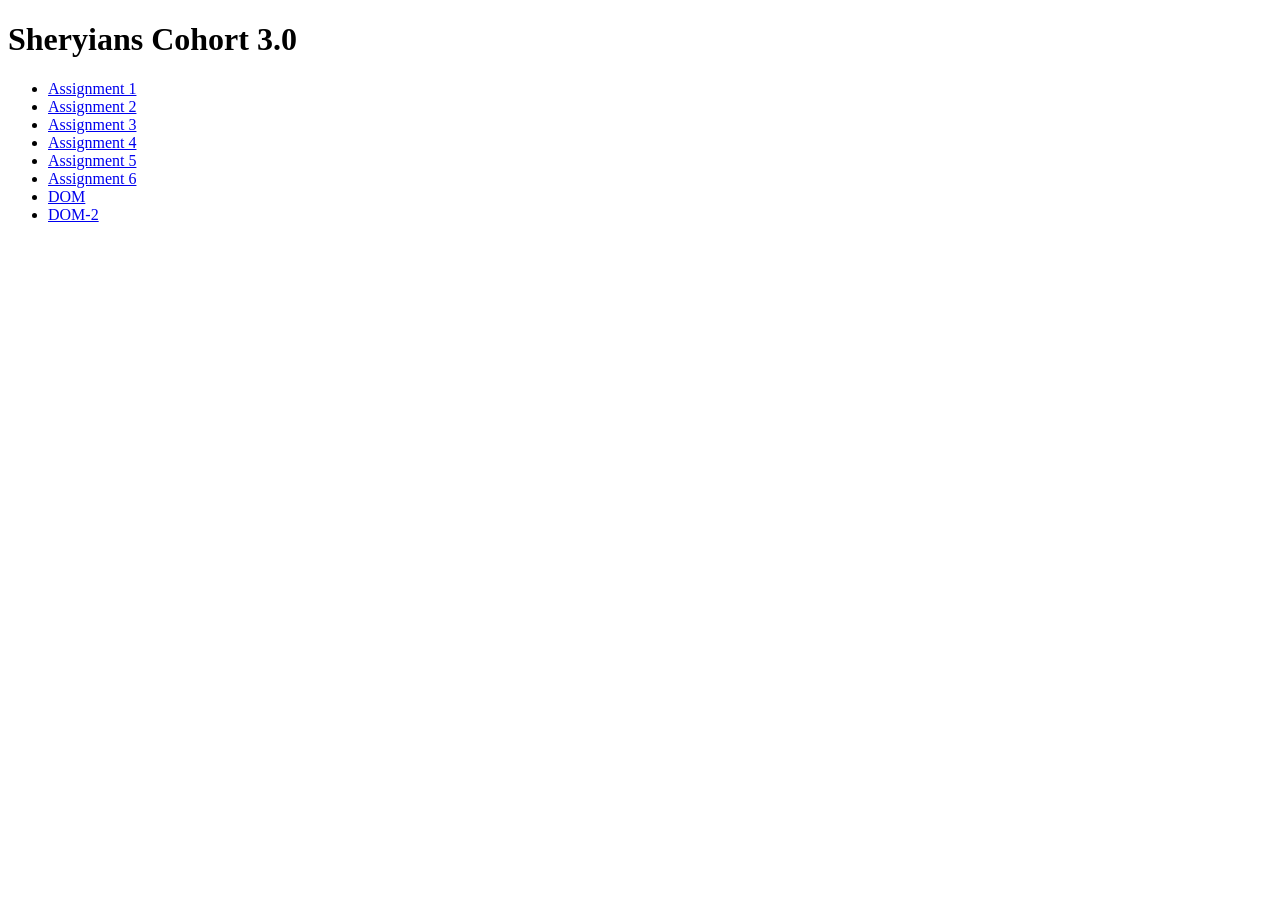
<file: index.html>
<!DOCTYPE html>
<html>

<head>
  <title>My Assignments</title>
</head>

<body>

  <h1>Sheryians Cohort 3.0</h1>

  <ul>
    <li><a href="A1/">Assignment 1</a></li>
    <li><a href="A2/">Assignment 2</a></li>
    <li><a href="A3/">Assignment 3</a></li>
    <li><a href="A4/">Assignment 4</a></li>
    <li><a href="A5/">Assignment 5</a></li>
    <li><a href="A6/">Assignment 6</a></li>
    <li><a href="DOM/">DOM</a></li>
    <li><a href="DOM-2/">DOM-2</a></li>
  </ul>

</body>

</html>
</file>
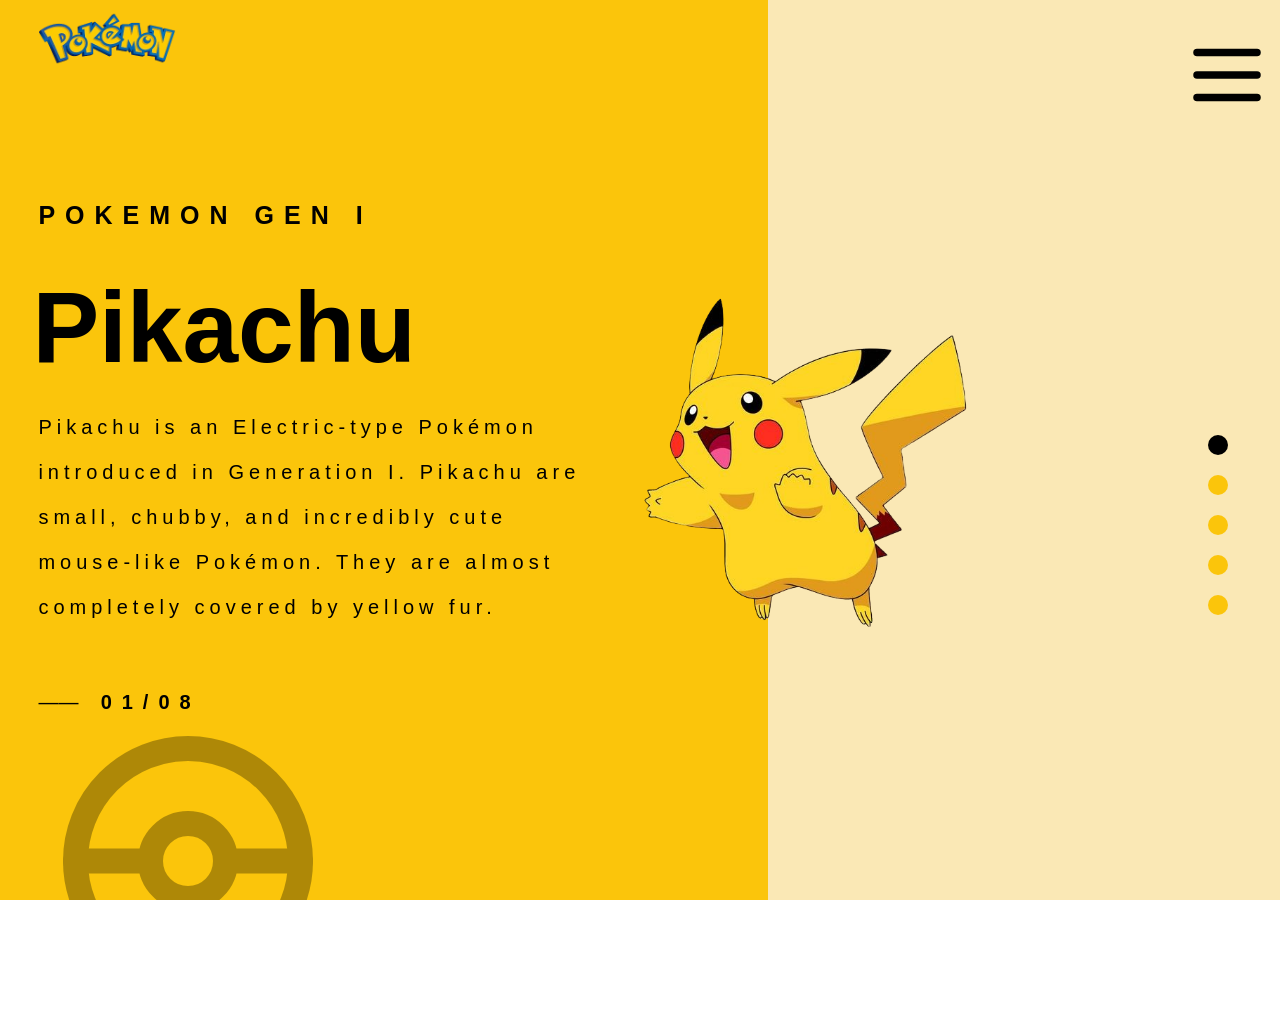
<file: A1/index.html>
<!doctype html>
<html lang="en">

<head>
    <meta charset="UTF-8" />
    <meta name="viewport" content="width=device-width, initial-scale=1.0" />
    <title>Document</title>
    <link rel="stylesheet" href="style.css" />
</head>

<body>
    <main>
        <div id="hero1">
            <img id="pokemon" src="./assets/pokemon_logo.png" alt="logo" />
            <div id="herotext">
                <h4 id="t1">pokemon gen i</h4>
                <h4 id="t2">Pikachu</h4>
                <p id="para">
                    Pikachu is an Electric-type Pokémon introduced in Generation I.
                    Pikachu are small, chubby, and incredibly cute mouse-like Pokémon.
                    They are almost completely covered by yellow fur.
                </p>
                <p id="num">
                <pre>——    <b>01/08</b> </pre>
                </p>
            </div>
            <img id="pikachu" src="./assets/pikachu_img.png" alt="pikachu">
            <img id="pokeball" src="./assets/pokeball.svg" alt="pokeball">
        </div>
        <div id="hero2">
            <img id="menu" src="./assets/menu.svg" alt="">
            <div class="slider">
                <div class="circle"></div>
                <div class="circle"></div>
                <div class="circle"></div>
                <div class="circle"></div>
                <div class="circle"></div>
            </div>
        </div>

    </main>
</body>

</html>
</file>
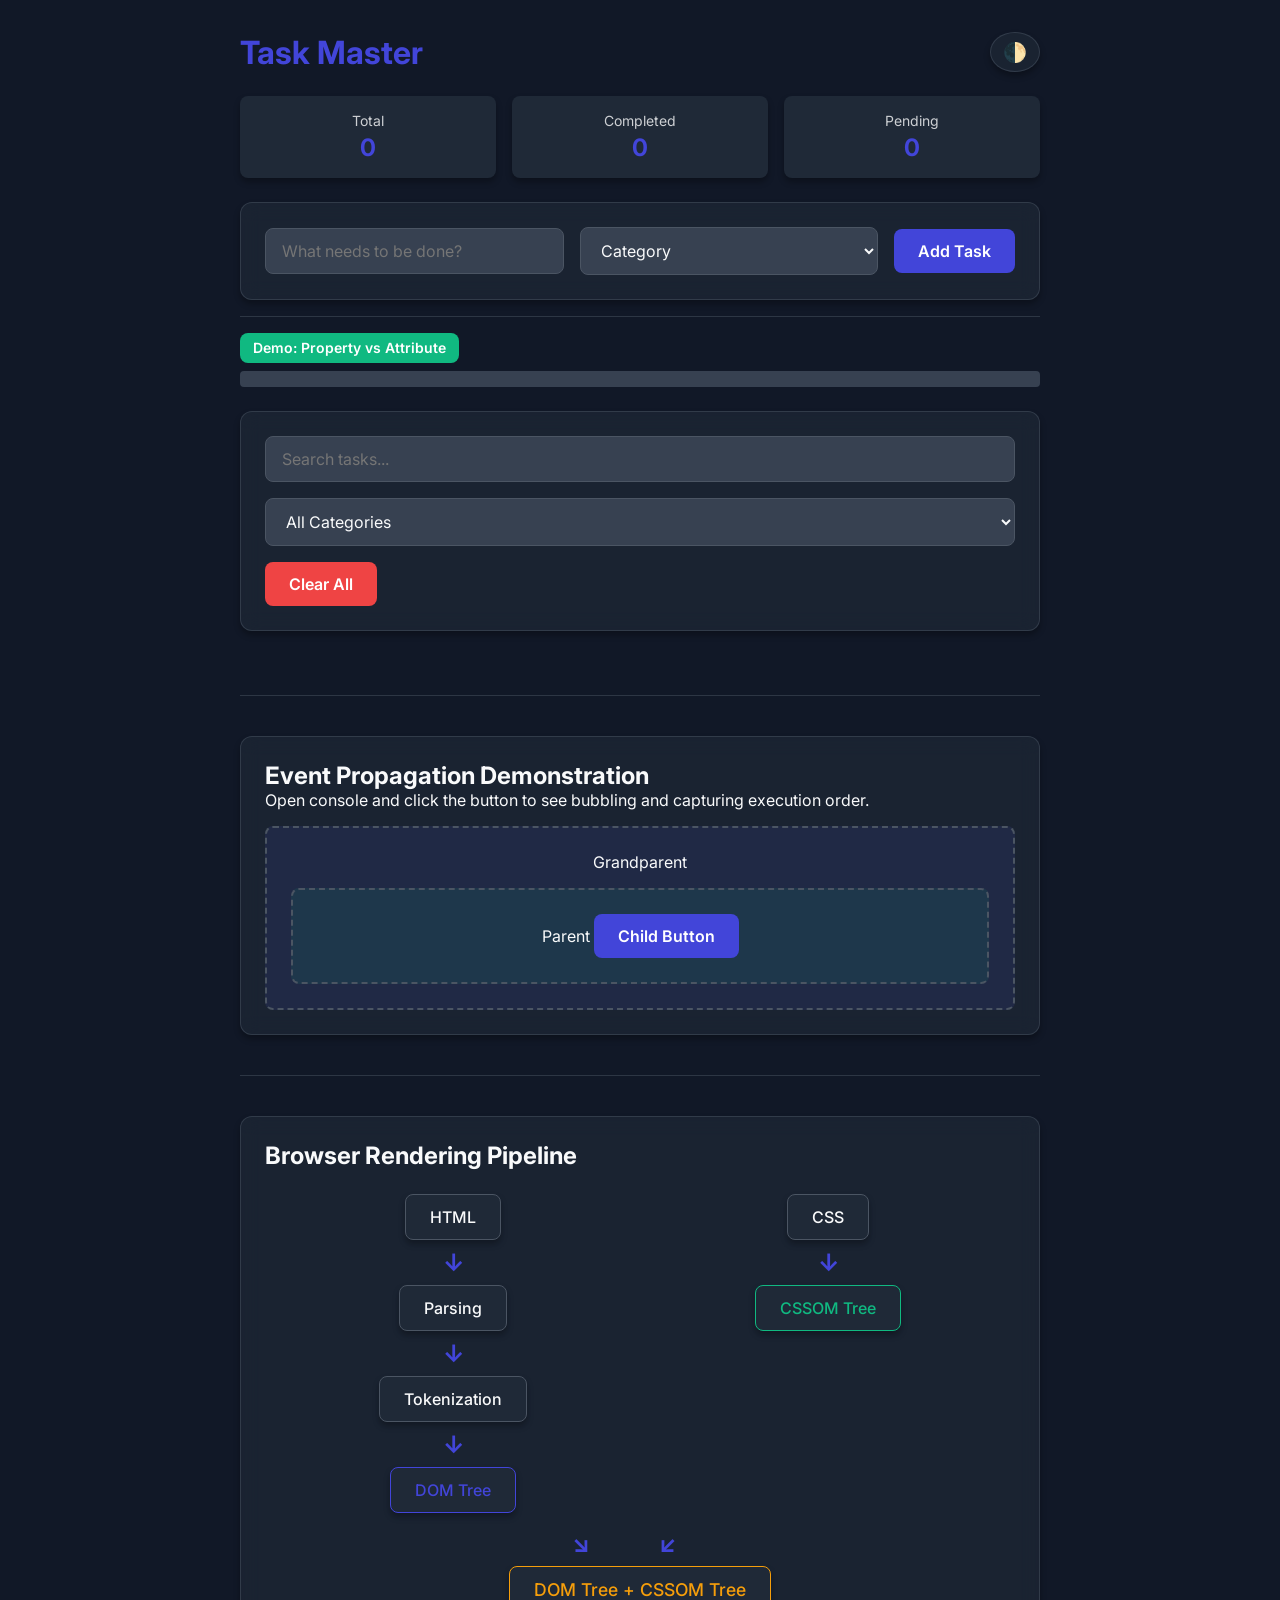
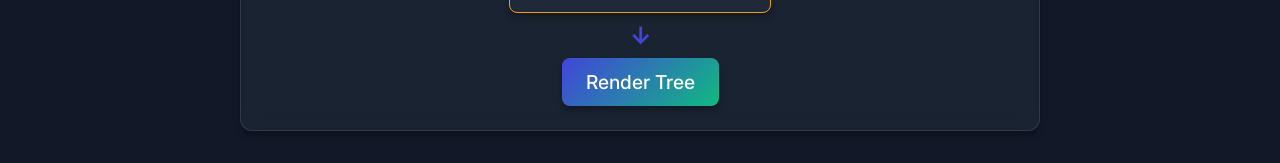
<file: DOM/index.html>
<!DOCTYPE html>
<html lang="en" data-theme="dark">

<head>
    <meta charset="UTF-8">
    <meta name="viewport" content="width=device-width, initial-scale=1.0">
    <title>Interactive Task Manager</title>

    <link rel="preconnect" href="https://fonts.googleapis.com">
    <link rel="preconnect" href="https://fonts.gstatic.com" crossorigin>
    <link href="https://fonts.googleapis.com/css2?family=Inter:wght@400;500;600;700&display=swap" rel="stylesheet">
    <link rel="stylesheet" href="style.css">
</head>

<body>

    <div class="app-container">
        <header class="app-header">
            <h1>Task Master</h1>
            <button id="theme-toggle" class="btn-theme" title="Toggle Theme">
                <span class="icon">🌓</span>
            </button>
        </header>
        <section class="task-stats">
            <div class="stat-box">
                <span class="stat-label">Total</span>
                <span class="stat-value" id="total-count">0</span>
            </div>
            <div class="stat-box">
                <span class="stat-label">Completed</span>
                <span class="stat-value" id="completed-count">0</span>
            </div>
            <div class="stat-box">
                <span class="stat-label">Pending</span>
                <span class="stat-value" id="pending-count">0</span>
            </div>
        </section>


        <section class="task-creation">
            <form id="task-form" class="glass-panel">
                <div class="input-group">
                    <input type="text" id="task-title" placeholder="What needs to be done?" required value="">
                </div>
                <div class="input-group">
                    <select id="task-category" required>
                        <option value="" disabled selected>Category</option>
                        <option value="Work">Work</option>
                        <option value="Personal">Personal</option>
                        <option value="Shopping">Shopping</option>
                        <option value="Urgent">Urgent</option>
                    </select>
                </div>
                <button type="submit" class="btn-primary">Add Task</button>
            </form>


            <div class="attr-prop-demo">
                <button id="demo-attr-prop" class="btn-secondary btn-sm">Demo: Property vs Attribute</button>
                <p id="demo-result" class="demo-output"></p>
            </div>
        </section>

        <section class="task-controls glass-panel">
            <input type="text" id="search-input" placeholder="Search tasks...">
            <select id="filter-category">
                <option value="All">All Categories</option>
                <option value="Work">Work</option>
                <option value="Personal">Personal</option>
                <option value="Shopping">Shopping</option>
                <option value="Urgent">Urgent</option>
            </select>
            <button id="clear-all" class="btn-danger">Clear All</button>
        </section>


        <main class="task-list-container">
            <ul id="task-list">

            </ul>
        </main>

        <hr class="divider">


        <section class="event-demo-section glass-panel">
            <h2>Event Propagation Demonstration</h2>
            <p>Open console and click the button to see bubbling and capturing execution order.</p>
            <div id="grandparent" class="demo-box grandparent">
                Grandparent
                <div id="parent" class="demo-box parent">
                    Parent
                    <button id="child" class="btn-primary child-btn">Child Button</button>
                </div>
            </div>
        </section>

        <hr class="divider">

        <!-- Browser Rendering Pipeline Section -->
        <section class="rendering-pipeline-section glass-panel">
            <h2>Browser Rendering Pipeline</h2>
            <div class="pipeline-flow">
                <div class="flow-column">
                    <div class="flow-card">HTML</div>
                    <div class="arrow">↓</div>
                    <div class="flow-card">Parsing</div>
                    <div class="arrow">↓</div>
                    <div class="flow-card">Tokenization</div>
                    <div class="arrow">↓</div>
                    <div class="flow-card highlight-dom">DOM Tree</div>
                </div>

                <div class="flow-column">
                    <div class="flow-card">CSS</div>
                    <div class="arrow">↓</div>
                    <div class="flow-card highlight-cssom">CSSOM Tree</div>
                </div>
            </div>
            <div class="pipeline-merge">
                <div class="arrow-merge">↘ ↙</div>
                <div class="flow-card highlight-render">DOM Tree + CSSOM Tree</div>
                <div class="arrow">↓</div>
                <div class="flow-card final-render">Render Tree</div>
            </div>
        </section>

    </div>

    <script src="script.js"></script>
</body>

</html>
</file>
<file: A1/style.css>
/* @font-face {
    font-family: ;
    src: url();
} */
* {
    margin: 0;
    padding: 0;
    box-sizing: border-box;
    font-family: Helvetica, sans-serif;
}

html,
body {
    width: 100%;
    height: 100%;
    overflow: hidden;
}

main {
    height: 100%;
    width: 100%;
    display: flex;
    align-items: center;
    margin: 0;
    position: relative;
}

#hero1 {
    background-color: #fbc50b;
    width: 60%;
    height: 100%;
    padding-left: 3vw;
}

#hero2 {
    background-color: #fae8b5;
    width: 40%;
    height: 100%;
}

#pokemon {
    height: 6vw;
    margin-bottom: 70px;
}

#pikachu {
    height: 26vw;
    position: absolute;
    bottom: 30%;
    left: 50%;
}

#t1 {
    margin-top: 50px;
    margin-bottom: 40px;
    text-transform: uppercase;
    font-size: 25px;
    letter-spacing: 10px;
}

#t2 {
    font-size: 100px;
    padding: 0;
    margin-left: -6px;
    text-align: start;
}

#para {
    width: 76%;
    font-size: 20px;
    font-weight: 100;
    letter-spacing: 5px;
    line-height: 45px;
    margin: 20px 0px;
}

#num,
pre {
    font-weight: 500;
    margin: 30px 0;
    font-size: 20px;
    line-height: 45px;
    margin: 50px 0;
}

#num,
b {
    letter-spacing: 10px;
}

#pokeball {
    width: 300px;
    rotate: 10deg;
    opacity: 0.3;
    rotate: 0deg;
    position: absolute;
    top: 79%;
    margin-bottom: -20px;
}

#menu {
    width: 90px;
    rotate: 10deg;
    rotate: 0deg;
    position: absolute;
    margin: 30px;
    left: 90%;
}

.slider {
    position: absolute;
    width: 50px;
    height: 200px;
    padding: 10px;
    top: 45%;
    left: 92%;
}

.circle {
    height: 20px;
    width: 20px;
    background-color: #fbc50b;
    margin: 20px;
    border-radius: 50%;
}

.circle:nth-child(1) {
    background-color: black;
}
</file>
<file: DOM/style.css>
/* Base Variables & Theming */
:root {
    --bg-color: #f3f4f6;
    --text-color: #1f2937;
    --glass-bg: rgba(255, 255, 255, 0.7);
    --glass-border: rgba(255, 255, 255, 0.5);
    --glass-shadow: 0 4px 6px rgba(0, 0, 0, 0.05);

    --primary: #4245d9;
    --primary-hover: #4f46e5;
    --secondary: #10b981;
    --secondary-hover: #059669;
    --danger: #ef4444;
    --danger-hover: #dc2626;
    --warning: #f59e0b;
    --card-bg: #ffffff;
    --input-bg: #ffffff;
    --input-border: #d1d5db;
}

[data-theme="dark"] {
    --bg-color: #111827;
    --text-color: #f9fafb;
    --glass-bg: rgba(31, 41, 55, 0.7);
    --glass-border: rgba(75, 85, 99, 0.5);
    --glass-shadow: 0 4px 6px rgba(0, 0, 0, 0.3);

    --card-bg: #1f2937;
    --input-bg: #374151;
    --input-border: #4b5563;
}

/* Global Reset & Typography */
* {
    margin: 0;
    padding: 0;
    box-sizing: border-box;
    font-family: 'Inter', sans-serif;
    transition: background-color 0.3s ease, color 0.3s ease;
}

body {
    background-color: var(--bg-color);
    color: var(--text-color);
    min-height: 100vh;
    padding: 2rem 1rem;
}

/* Container */
.app-container {
    max-width: 800px;
    margin: 0 auto;
    display: flex;
    flex-direction: column;
    gap: 1.5rem;
}

/* Header */
.app-header {
    display: flex;
    justify-content: space-between;
    align-items: center;
}

.app-header h1 {
    font-size: 2rem;
    background-color: var(--primary);
    -webkit-background-clip: text;
    -webkit-text-fill-color: transparent;
}

.btn-theme {
    background: var(--glass-bg);
    border: 1px solid var(--glass-border);
    border-radius: 50%;
    width: 40px;
    height: 40px;
    display: flex;
    align-items: center;
    justify-content: center;
    cursor: pointer;
    font-size: 1.2rem;
    box-shadow: var(--glass-shadow);
}

.btn-theme:hover {
    transform: scale(1.1);
}

/* Glassmorphism Panels */
.glass-panel {
    background: var(--glass-bg);
    backdrop-filter: blur(10px);
    -webkit-backdrop-filter: blur(10px);
    border: 1px solid var(--glass-border);
    border-radius: 12px;
    padding: 1.5rem;
    box-shadow: var(--glass-shadow);
}

/* Stats */
.task-stats {
    display: grid;
    grid-template-columns: repeat(3, 1fr);
    gap: 1rem;
}

.stat-box {
    background: var(--card-bg);
    padding: 1rem;
    border-radius: 8px;
    text-align: center;
    box-shadow: var(--glass-shadow);
}

.stat-label {
    display: block;
    font-size: 0.875rem;
    opacity: 0.8;
}

.stat-value {
    display: block;
    font-size: 1.5rem;
    font-weight: bold;
    color: var(--primary);
    margin-top: 0.25rem;
}

/* Forms & Inputs */
form {
    display: flex;
    gap: 1rem;
    align-items: center;
    flex-wrap: wrap;
}

.input-group {
    flex: 1;
    min-width: 200px;
}

input[type="text"],
select {
    width: 100%;
    padding: 0.75rem 1rem;
    border: 1px solid var(--input-border);
    border-radius: 8px;
    background-color: var(--input-bg);
    color: var(--text-color);
    outline: none;
    font-size: 1rem;
}

input[type="text"]:focus,
select:focus {
    border-color: var(--primary);
    box-shadow: 0 0 0 2px rgba(99, 102, 241, 0.2);
}

button {
    padding: 0.75rem 1.5rem;
    border: none;
    border-radius: 8px;
    font-weight: 600;
    cursor: pointer;
    transition: all 0.2s;
    font-size: 1rem;
}

.btn-primary {
    background-color: var(--primary);
    color: white;
}

.btn-primary:hover {
    background-color: var(--primary-hover);
    transform: translateY(-1px);
}

.btn-secondary {
    background-color: var(--secondary);
    color: white;
}

.btn-secondary:hover {
    background-color: var(--secondary-hover);
}

.btn-danger {
    background-color: var(--danger);
    color: white;
}

.btn-danger:hover {
    background-color: var(--danger-hover);
}

.btn-sm {
    padding: 0.4rem 0.8rem;
    font-size: 0.875rem;
}

/* Task Controls */
.task-controls {
    display: flex;
    gap: 1rem;
    align-items: center;
    flex-wrap: wrap;
}

/* Task List */
ul {
    list-style: none;
}

.task-list-container {
    display: flex;
    flex-direction: column;
    gap: 1rem;
}

.task-card {
    display: flex;
    justify-content: space-between;
    align-items: center;
    background: var(--card-bg);
    padding: 1rem 1.5rem;
    border-radius: 8px;
    box-shadow: 0 2px 4px rgba(0, 0, 0, 0.05);
    border-left: 4px solid var(--primary);
    animation: slideIn 0.3s ease-out forwards;
    gap: 1rem;
    margin-bottom: 1rem;
}

.task-card.completed {
    opacity: 0.7;
    border-left-color: var(--secondary);
}

.task-card.completed .task-title {
    text-decoration: line-through;
    color: var(--text-color);
    opacity: 0.6;
}

.task-content {
    flex: 1;
    display: flex;
    flex-direction: column;
    gap: 0.25rem;
}

.task-title {
    font-size: 1.1rem;
    font-weight: 500;
}

.task-meta {
    font-size: 0.75rem;
    text-transform: uppercase;
    letter-spacing: 0.5px;
    opacity: 0.7;
}

.task-actions {
    display: flex;
    gap: 0.5rem;
}

@keyframes slideIn {
    from {
        opacity: 0;
        transform: translateY(10px);
    }

    to {
        opacity: 1;
        transform: translateY(0);
    }
}

@keyframes slideOut {
    to {
        opacity: 0;
        transform: scale(0.9);
    }
}

.task-card.removing {
    animation: slideOut 0.3s ease-in forwards;
}

/* Edit Mode styling */
.edit-input {
    flex: 1;
    margin-right: 1rem;
}

/* Attr vs Prop Demo */
.attr-prop-demo {
    margin-top: 1rem;
    padding-top: 1rem;
    border-top: 1px solid var(--glass-border);
    font-size: 0.9rem;
}

.demo-output {
    margin-top: 0.5rem;
    font-family: monospace;
    background: var(--input-bg);
    padding: 0.5rem;
    border-radius: 4px;
}

/* Divider */
.divider {
    border: none;
    height: 1px;
    background: var(--glass-border);
    margin: 1rem 0;
}

/* Event Propagation Demo Box */
.demo-box {
    padding: 1.5rem;
    border: 2px dashed var(--input-border);
    border-radius: 8px;
    text-align: center;
    margin-top: 1rem;
}

.grandparent {
    background-color: rgba(99, 102, 241, 0.1);
}

.parent {
    background-color: rgba(16, 185, 129, 0.1);
}

/* Browser Rendering Pipeline */
.pipeline-flow {
    display: flex;
    justify-content: space-around;
    align-items: flex-start;
    margin-top: 1.5rem;
}

.flow-column {
    display: flex;
    flex-direction: column;
    align-items: center;
    gap: 0.5rem;
}

.flow-card {
    background: var(--card-bg);
    padding: 0.75rem 1.5rem;
    border-radius: 8px;
    border: 1px solid var(--input-border);
    box-shadow: var(--glass-shadow);
    font-weight: 500;
}

.arrow {
    font-size: 1.5rem;
    color: var(--primary);
    font-weight: bold;
}

.pipeline-merge {
    display: flex;
    flex-direction: column;
    align-items: center;
    margin-top: 1rem;
    gap: 0.5rem;
}

.arrow-merge {
    font-size: 1.5rem;
    color: var(--primary);
    font-weight: bold;
    letter-spacing: 2rem;
}

.highlight-dom {
    border-color: var(--primary);
    color: var(--primary);
}

.highlight-cssom {
    border-color: var(--secondary);
    color: var(--secondary);
}

.highlight-render {
    border-color: var(--warning);
    color: var(--warning);
    font-size: 1.1rem;
}

.final-render {
    background: linear-gradient(135deg, var(--primary), var(--secondary));
    color: white;
    border: none;
    font-size: 1.2rem;
}

/* Responsive */
@media (max-width: 600px) {
    .task-stats {
        grid-template-columns: 1fr;
    }

    form {
        flex-direction: column;
        align-items: stretch;
    }

    .input-group {
        width: 100%;
    }

    .task-card {
        flex-direction: column;
        align-items: flex-start;
    }

    .task-actions {
        width: 100%;
        justify-content: space-between;
    }
}
</file>
